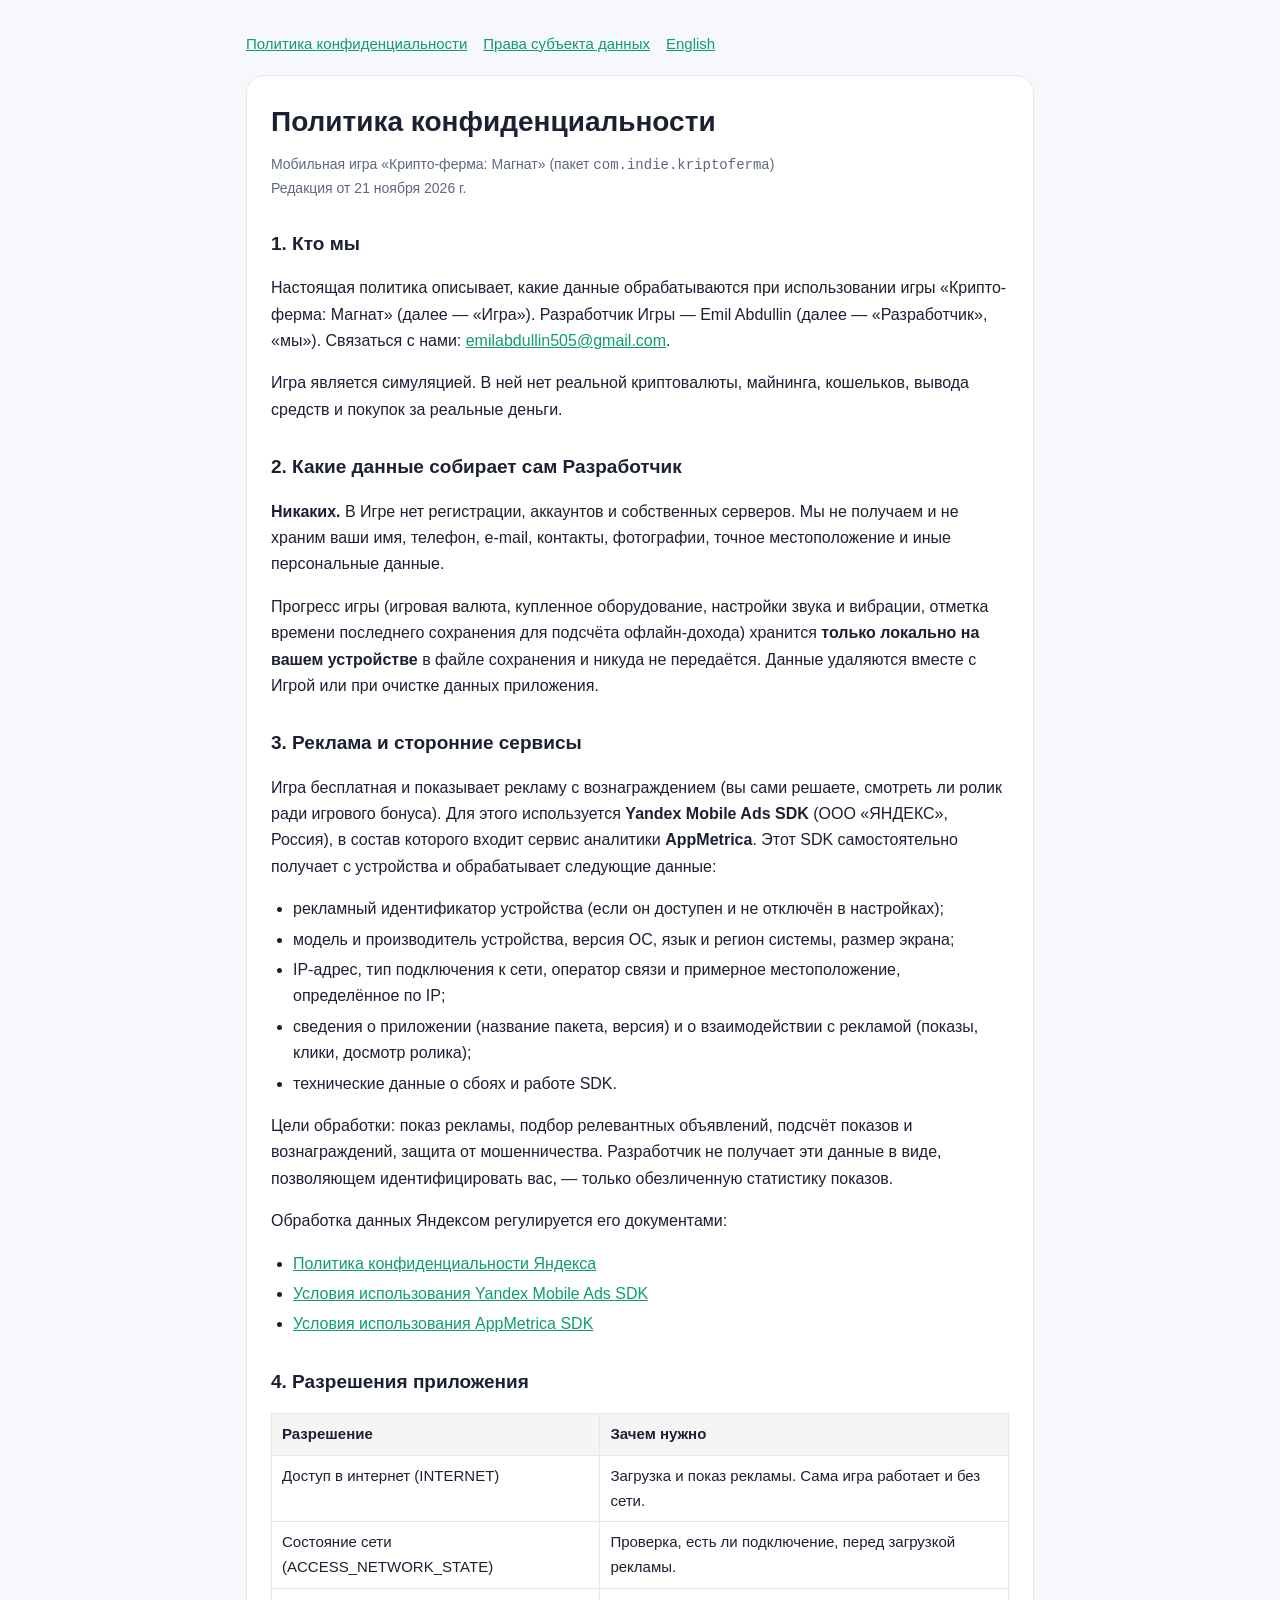
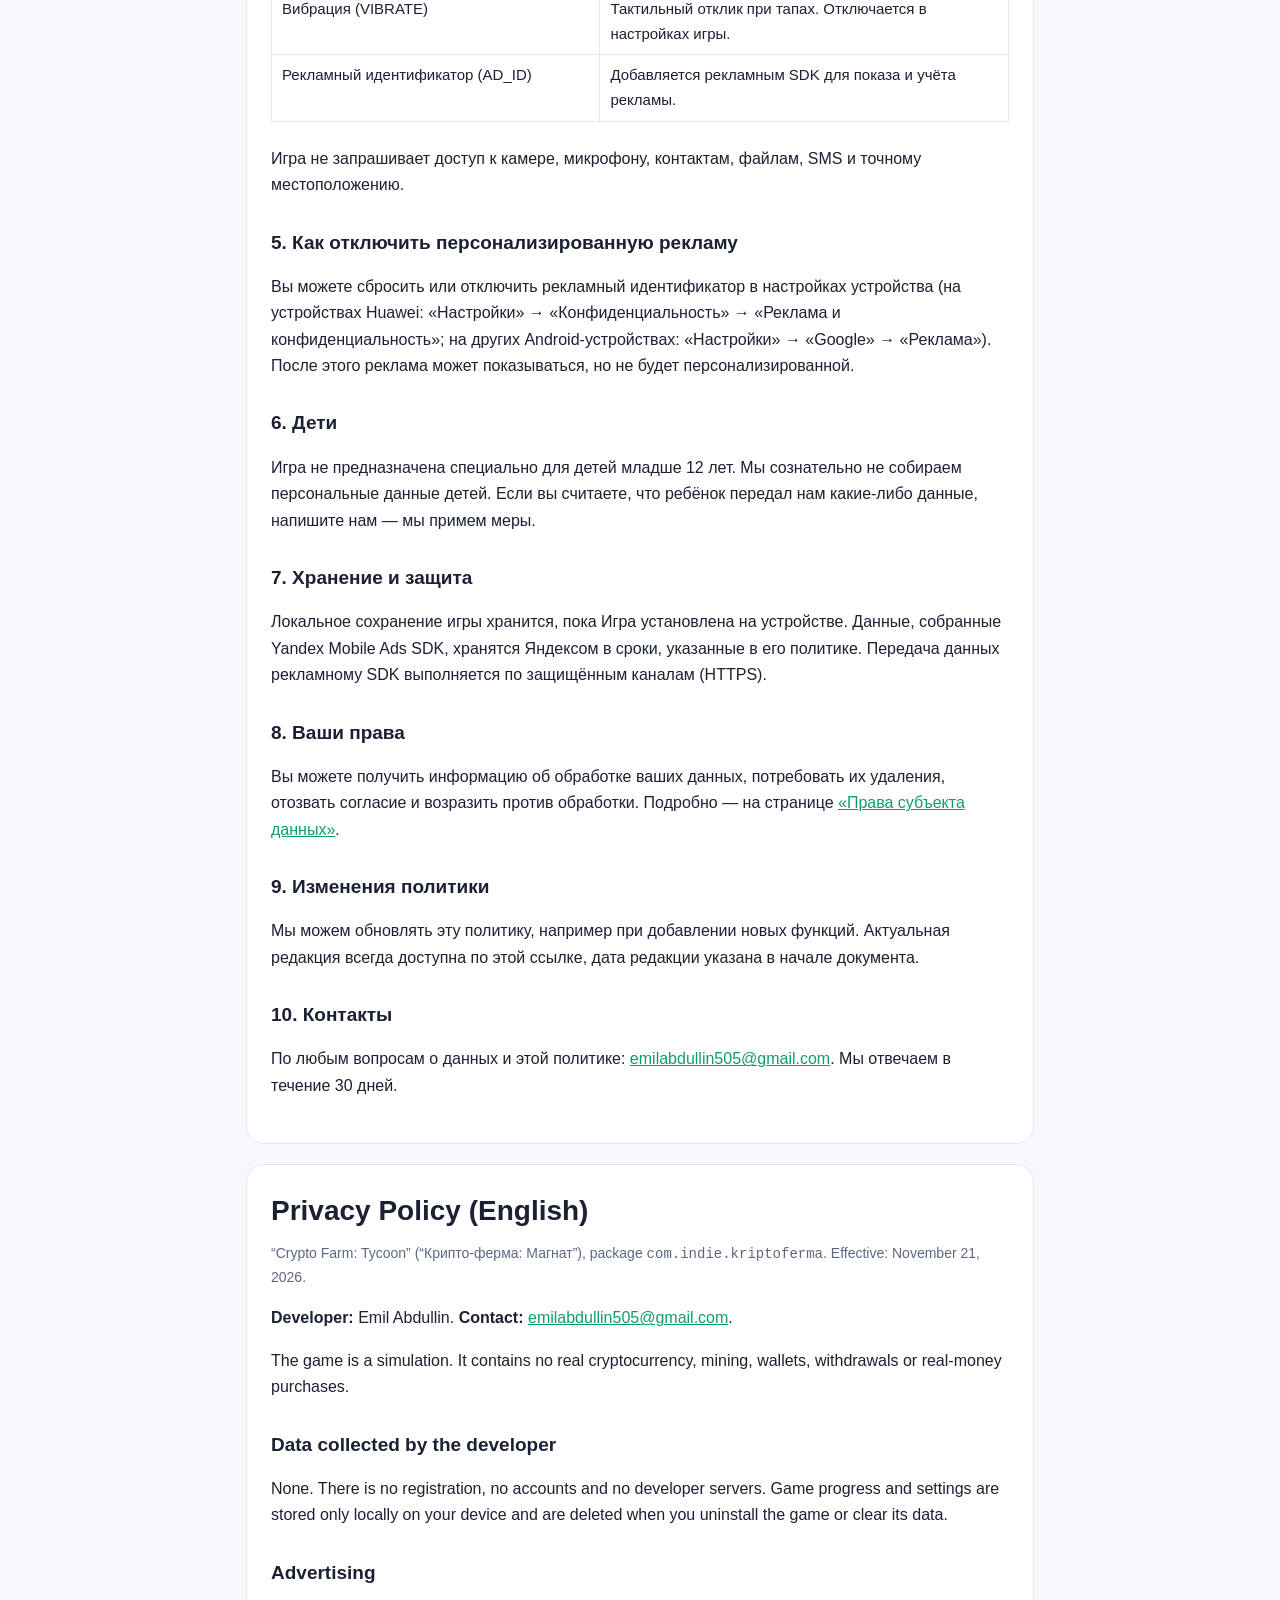
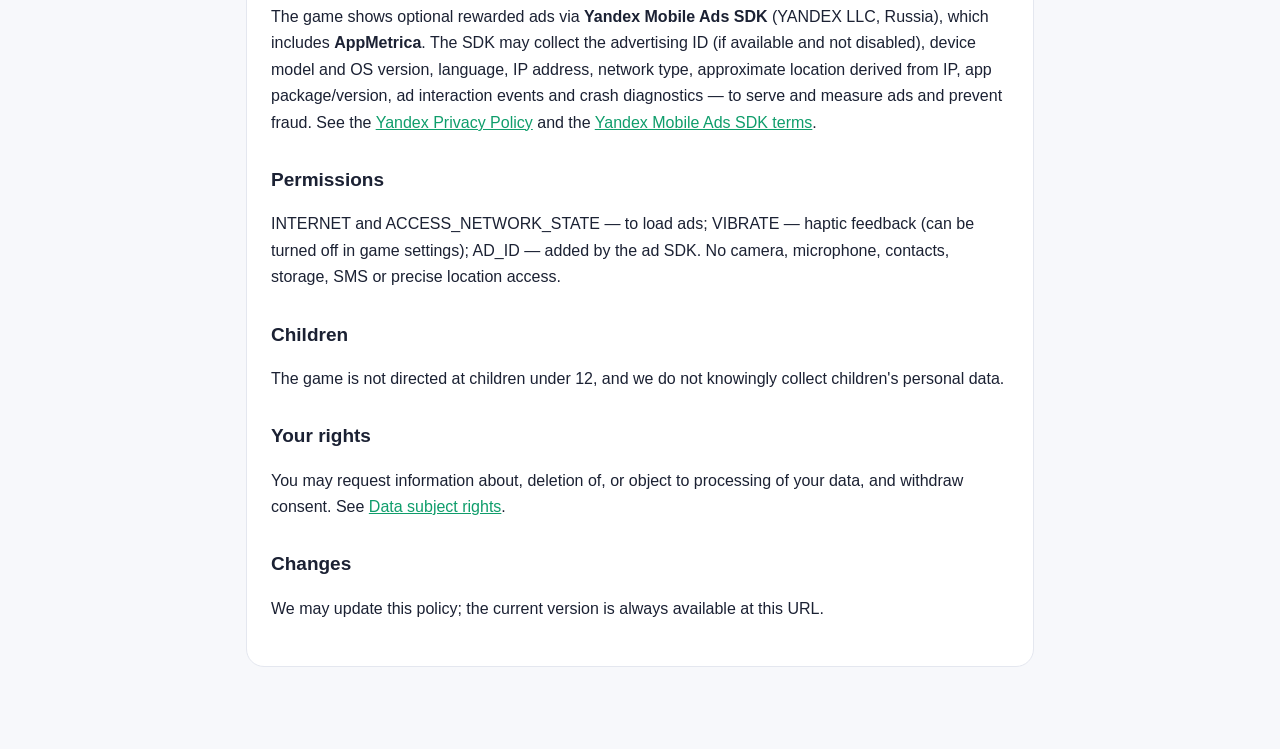
<file: index.html>
<!doctype html>
<html lang="ru">
<head>
<meta charset="utf-8">
<meta name="viewport" content="width=device-width, initial-scale=1">
<title>Политика конфиденциальности — Крипто-ферма: Магнат</title>
<link rel="stylesheet" href="style.css">
</head>
<body>
<main>
<nav><a href="index.html">Политика конфиденциальности</a><a href="data-rights.html">Права субъекта данных</a><a href="#en">English</a></nav>

<div class="card">
<h1>Политика конфиденциальности</h1>
<p class="muted">Мобильная игра «Крипто-ферма: Магнат» (пакет <code>com.indie.kriptoferma</code>)<br>
Редакция от 21 ноября 2026 г.</p>

<h2>1. Кто мы</h2>
<p>Настоящая политика описывает, какие данные обрабатываются при использовании игры «Крипто-ферма: Магнат» (далее — «Игра»). Разработчик Игры — Emil Abdullin (далее — «Разработчик», «мы»). Связаться с нами: <a href="mailto:emilabdullin505@gmail.com">emilabdullin505@gmail.com</a>.</p>
<p>Игра является симуляцией. В ней нет реальной криптовалюты, майнинга, кошельков, вывода средств и покупок за реальные деньги.</p>

<h2>2. Какие данные собирает сам Разработчик</h2>
<p><b>Никаких.</b> В Игре нет регистрации, аккаунтов и собственных серверов. Мы не получаем и не храним ваши имя, телефон, e-mail, контакты, фотографии, точное местоположение и иные персональные данные.</p>
<p>Прогресс игры (игровая валюта, купленное оборудование, настройки звука и вибрации, отметка времени последнего сохранения для подсчёта офлайн-дохода) хранится <b>только локально на вашем устройстве</b> в файле сохранения и никуда не передаётся. Данные удаляются вместе с Игрой или при очистке данных приложения.</p>

<h2>3. Реклама и сторонние сервисы</h2>
<p>Игра бесплатная и показывает рекламу с вознаграждением (вы сами решаете, смотреть ли ролик ради игрового бонуса). Для этого используется <b>Yandex Mobile Ads SDK</b> (ООО «ЯНДЕКС», Россия), в состав которого входит сервис аналитики <b>AppMetrica</b>. Этот SDK самостоятельно получает с устройства и обрабатывает следующие данные:</p>
<ul>
<li>рекламный идентификатор устройства (если он доступен и не отключён в настройках);</li>
<li>модель и производитель устройства, версия ОС, язык и регион системы, размер экрана;</li>
<li>IP-адрес, тип подключения к сети, оператор связи и примерное местоположение, определённое по IP;</li>
<li>сведения о приложении (название пакета, версия) и о взаимодействии с рекламой (показы, клики, досмотр ролика);</li>
<li>технические данные о сбоях и работе SDK.</li>
</ul>
<p>Цели обработки: показ рекламы, подбор релевантных объявлений, подсчёт показов и вознаграждений, защита от мошенничества. Разработчик не получает эти данные в виде, позволяющем идентифицировать вас, — только обезличенную статистику показов.</p>
<p>Обработка данных Яндексом регулируется его документами:</p>
<ul>
<li><a href="https://yandex.ru/legal/confidential/" rel="noopener">Политика конфиденциальности Яндекса</a></li>
<li><a href="https://yandex.ru/legal/mobileads_sdk_agreement/" rel="noopener">Условия использования Yandex Mobile Ads SDK</a></li>
<li><a href="https://yandex.ru/legal/appmetrica_sdk_agreement/" rel="noopener">Условия использования AppMetrica SDK</a></li>
</ul>

<h2>4. Разрешения приложения</h2>
<div class="wrap"><table>
<tr><th>Разрешение</th><th>Зачем нужно</th></tr>
<tr><td>Доступ в интернет (INTERNET)</td><td>Загрузка и показ рекламы. Сама игра работает и без сети.</td></tr>
<tr><td>Состояние сети (ACCESS_NETWORK_STATE)</td><td>Проверка, есть ли подключение, перед загрузкой рекламы.</td></tr>
<tr><td>Вибрация (VIBRATE)</td><td>Тактильный отклик при тапах. Отключается в настройках игры.</td></tr>
<tr><td>Рекламный идентификатор (AD_ID)</td><td>Добавляется рекламным SDK для показа и учёта рекламы.</td></tr>
</table></div>
<p>Игра не запрашивает доступ к камере, микрофону, контактам, файлам, SMS и точному местоположению.</p>

<h2>5. Как отключить персонализированную рекламу</h2>
<p>Вы можете сбросить или отключить рекламный идентификатор в настройках устройства (на устройствах Huawei: «Настройки» → «Конфиденциальность» → «Реклама и конфиденциальность»; на других Android-устройствах: «Настройки» → «Google» → «Реклама»). После этого реклама может показываться, но не будет персонализированной.</p>

<h2>6. Дети</h2>
<p>Игра не предназначена специально для детей младше 12 лет. Мы сознательно не собираем персональные данные детей. Если вы считаете, что ребёнок передал нам какие-либо данные, напишите нам — мы примем меры.</p>

<h2>7. Хранение и защита</h2>
<p>Локальное сохранение игры хранится, пока Игра установлена на устройстве. Данные, собранные Yandex Mobile Ads SDK, хранятся Яндексом в сроки, указанные в его политике. Передача данных рекламному SDK выполняется по защищённым каналам (HTTPS).</p>

<h2>8. Ваши права</h2>
<p>Вы можете получить информацию об обработке ваших данных, потребовать их удаления, отозвать согласие и возразить против обработки. Подробно — на странице <a href="data-rights.html">«Права субъекта данных»</a>.</p>

<h2>9. Изменения политики</h2>
<p>Мы можем обновлять эту политику, например при добавлении новых функций. Актуальная редакция всегда доступна по этой ссылке, дата редакции указана в начале документа.</p>

<h2>10. Контакты</h2>
<p>По любым вопросам о данных и этой политике: <a href="mailto:emilabdullin505@gmail.com">emilabdullin505@gmail.com</a>. Мы отвечаем в течение 30 дней.</p>
</div>

<div class="card" id="en" lang="en">
<h1>Privacy Policy (English)</h1>
<p class="muted">“Crypto Farm: Tycoon” (“Крипто-ферма: Магнат”), package <code>com.indie.kriptoferma</code>. Effective: November 21, 2026.</p>
<p><b>Developer:</b> Emil Abdullin. <b>Contact:</b> <a href="mailto:emilabdullin505@gmail.com">emilabdullin505@gmail.com</a>.</p>
<p>The game is a simulation. It contains no real cryptocurrency, mining, wallets, withdrawals or real-money purchases.</p>
<h2>Data collected by the developer</h2>
<p>None. There is no registration, no accounts and no developer servers. Game progress and settings are stored only locally on your device and are deleted when you uninstall the game or clear its data.</p>
<h2>Advertising</h2>
<p>The game shows optional rewarded ads via <b>Yandex Mobile Ads SDK</b> (YANDEX LLC, Russia), which includes <b>AppMetrica</b>. The SDK may collect the advertising ID (if available and not disabled), device model and OS version, language, IP address, network type, approximate location derived from IP, app package/version, ad interaction events and crash diagnostics — to serve and measure ads and prevent fraud. See the <a href="https://yandex.com/legal/confidential/" rel="noopener">Yandex Privacy Policy</a> and the <a href="https://yandex.ru/legal/mobileads_sdk_agreement/" rel="noopener">Yandex Mobile Ads SDK terms</a>.</p>
<h2>Permissions</h2>
<p>INTERNET and ACCESS_NETWORK_STATE — to load ads; VIBRATE — haptic feedback (can be turned off in game settings); AD_ID — added by the ad SDK. No camera, microphone, contacts, storage, SMS or precise location access.</p>
<h2>Children</h2>
<p>The game is not directed at children under 12, and we do not knowingly collect children's personal data.</p>
<h2>Your rights</h2>
<p>You may request information about, deletion of, or object to processing of your data, and withdraw consent. See <a href="data-rights.html#en">Data subject rights</a>.</p>
<h2>Changes</h2>
<p>We may update this policy; the current version is always available at this URL.</p>
</div>
</main>
</body>
</html>
</file>
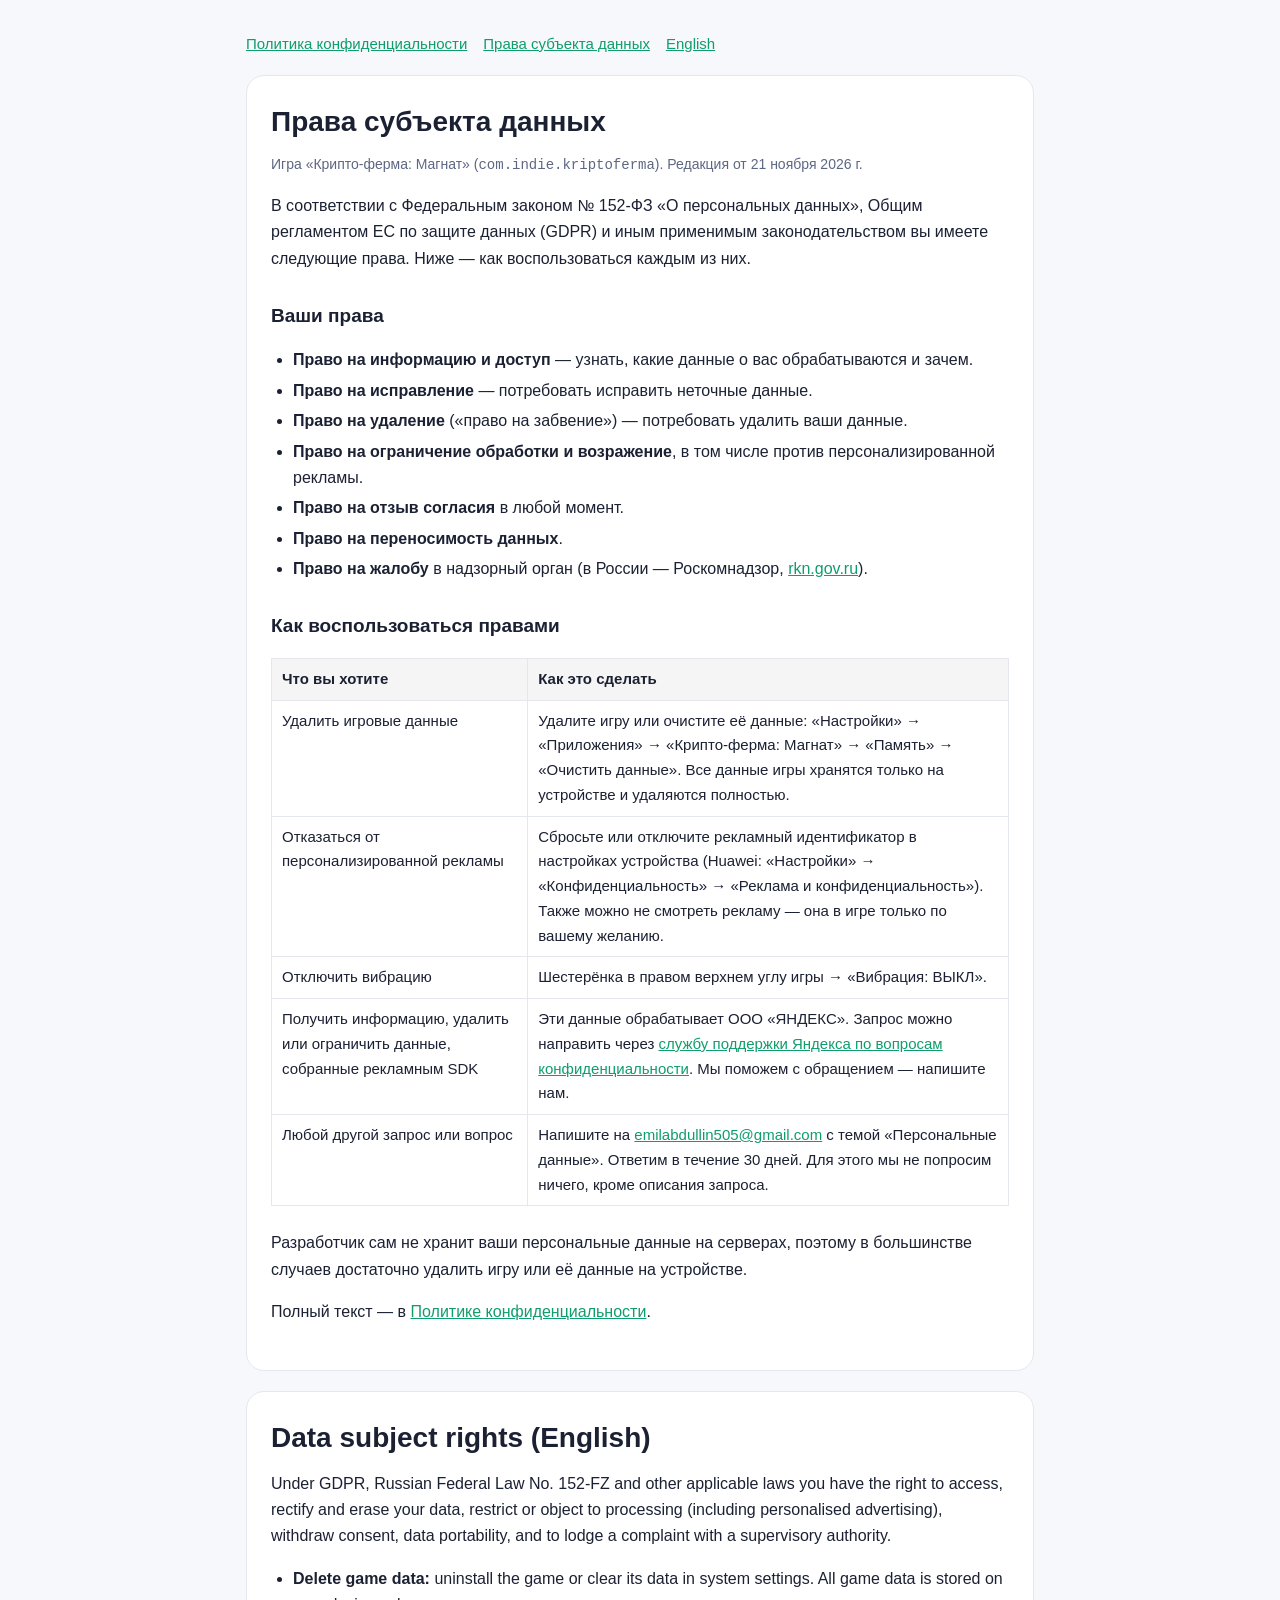
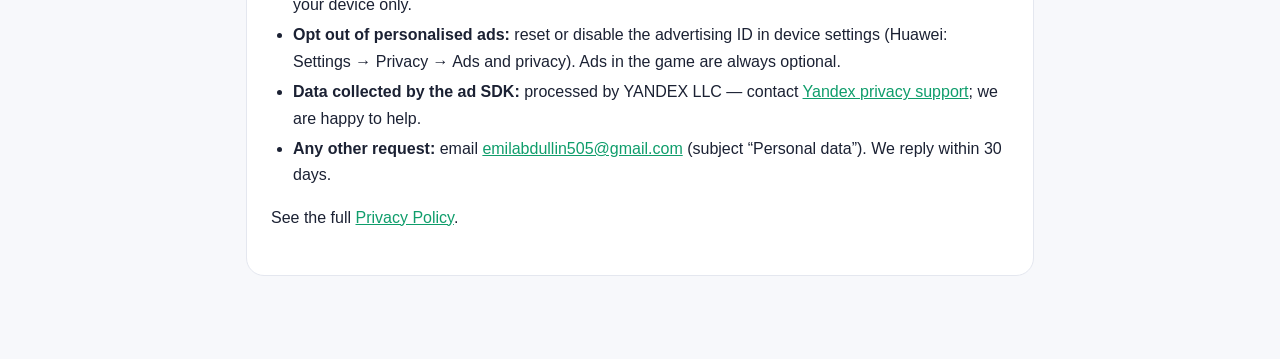
<file: data-rights.html>
<!doctype html>
<html lang="ru">
<head>
<meta charset="utf-8">
<meta name="viewport" content="width=device-width, initial-scale=1">
<title>Права субъекта данных — Крипто-ферма: Магнат</title>
<link rel="stylesheet" href="style.css">
</head>
<body>
<main>
<nav><a href="index.html">Политика конфиденциальности</a><a href="data-rights.html">Права субъекта данных</a><a href="#en">English</a></nav>

<div class="card">
<h1>Права субъекта данных</h1>
<p class="muted">Игра «Крипто-ферма: Магнат» (<code>com.indie.kriptoferma</code>). Редакция от 21 ноября 2026 г.</p>

<p>В соответствии с Федеральным законом № 152-ФЗ «О персональных данных», Общим регламентом ЕС по защите данных (GDPR) и иным применимым законодательством вы имеете следующие права. Ниже — как воспользоваться каждым из них.</p>

<h2>Ваши права</h2>
<ul>
<li><b>Право на информацию и доступ</b> — узнать, какие данные о вас обрабатываются и зачем.</li>
<li><b>Право на исправление</b> — потребовать исправить неточные данные.</li>
<li><b>Право на удаление</b> («право на забвение») — потребовать удалить ваши данные.</li>
<li><b>Право на ограничение обработки и возражение</b>, в том числе против персонализированной рекламы.</li>
<li><b>Право на отзыв согласия</b> в любой момент.</li>
<li><b>Право на переносимость данных</b>.</li>
<li><b>Право на жалобу</b> в надзорный орган (в России — Роскомнадзор, <a href="https://rkn.gov.ru/" rel="noopener">rkn.gov.ru</a>).</li>
</ul>

<h2>Как воспользоваться правами</h2>
<div class="wrap"><table>
<tr><th>Что вы хотите</th><th>Как это сделать</th></tr>
<tr><td>Удалить игровые данные</td><td>Удалите игру или очистите её данные: «Настройки» → «Приложения» → «Крипто-ферма: Магнат» → «Память» → «Очистить данные». Все данные игры хранятся только на устройстве и удаляются полностью.</td></tr>
<tr><td>Отказаться от персонализированной рекламы</td><td>Сбросьте или отключите рекламный идентификатор в настройках устройства (Huawei: «Настройки» → «Конфиденциальность» → «Реклама и конфиденциальность»). Также можно не смотреть рекламу — она в игре только по вашему желанию.</td></tr>
<tr><td>Отключить вибрацию</td><td>Шестерёнка в правом верхнем углу игры → «Вибрация: ВЫКЛ».</td></tr>
<tr><td>Получить информацию, удалить или ограничить данные, собранные рекламным SDK</td><td>Эти данные обрабатывает ООО «ЯНДЕКС». Запрос можно направить через <a href="https://yandex.ru/support/common/privacy/" rel="noopener">службу поддержки Яндекса по вопросам конфиденциальности</a>. Мы поможем с обращением — напишите нам.</td></tr>
<tr><td>Любой другой запрос или вопрос</td><td>Напишите на <a href="mailto:emilabdullin505@gmail.com">emilabdullin505@gmail.com</a> с темой «Персональные данные». Ответим в течение 30 дней. Для этого мы не попросим ничего, кроме описания запроса.</td></tr>
</table></div>

<p>Разработчик сам не хранит ваши персональные данные на серверах, поэтому в большинстве случаев достаточно удалить игру или её данные на устройстве.</p>
<p>Полный текст — в <a href="index.html">Политике конфиденциальности</a>.</p>
</div>

<div class="card" id="en" lang="en">
<h1>Data subject rights (English)</h1>
<p>Under GDPR, Russian Federal Law No. 152-FZ and other applicable laws you have the right to access, rectify and erase your data, restrict or object to processing (including personalised advertising), withdraw consent, data portability, and to lodge a complaint with a supervisory authority.</p>
<ul>
<li><b>Delete game data:</b> uninstall the game or clear its data in system settings. All game data is stored on your device only.</li>
<li><b>Opt out of personalised ads:</b> reset or disable the advertising ID in device settings (Huawei: Settings → Privacy → Ads and privacy). Ads in the game are always optional.</li>
<li><b>Data collected by the ad SDK:</b> processed by YANDEX LLC — contact <a href="https://yandex.com/support/common/privacy/" rel="noopener">Yandex privacy support</a>; we are happy to help.</li>
<li><b>Any other request:</b> email <a href="mailto:emilabdullin505@gmail.com">emilabdullin505@gmail.com</a> (subject “Personal data”). We reply within 30 days.</li>
</ul>
<p>See the full <a href="index.html#en">Privacy Policy</a>.</p>
</div>
</main>
</body>
</html>
</file>
<file: style.css>
:root{--bg:#f7f8fb;--card:#fff;--text:#1b2133;--muted:#5d6782;--accent:#0f9d6b;--line:#e4e7ef}
@media (prefers-color-scheme:dark){:root{--bg:#070b16;--card:#111a2e;--text:#eef2ff;--muted:#9aa6c4;--accent:#2ee59d;--line:#1f2a44}}
*{box-sizing:border-box}
body{margin:0;background:var(--bg);color:var(--text);font:16px/1.65 -apple-system,"Segoe UI",Roboto,Arial,sans-serif}
main{max-width:820px;margin:0 auto;padding:32px 16px 64px}
.card{background:var(--card);border:1px solid var(--line);border-radius:18px;padding:28px 24px;margin-bottom:20px}
h1{font-size:28px;line-height:1.25;margin:0 0 6px}
h2{font-size:19px;margin:28px 0 8px}
p,li{color:var(--text)} .muted{color:var(--muted);font-size:14px}
a{color:var(--accent)} ul{padding-left:22px} li{margin:4px 0}
table{width:100%;border-collapse:collapse;font-size:15px;margin:8px 0}
th,td{border:1px solid var(--line);padding:8px 10px;text-align:left;vertical-align:top}
th{background:rgba(127,127,127,.08)}
nav{display:flex;gap:16px;flex-wrap:wrap;margin-bottom:18px;font-size:15px}
.wrap{overflow-x:auto}
</file>
